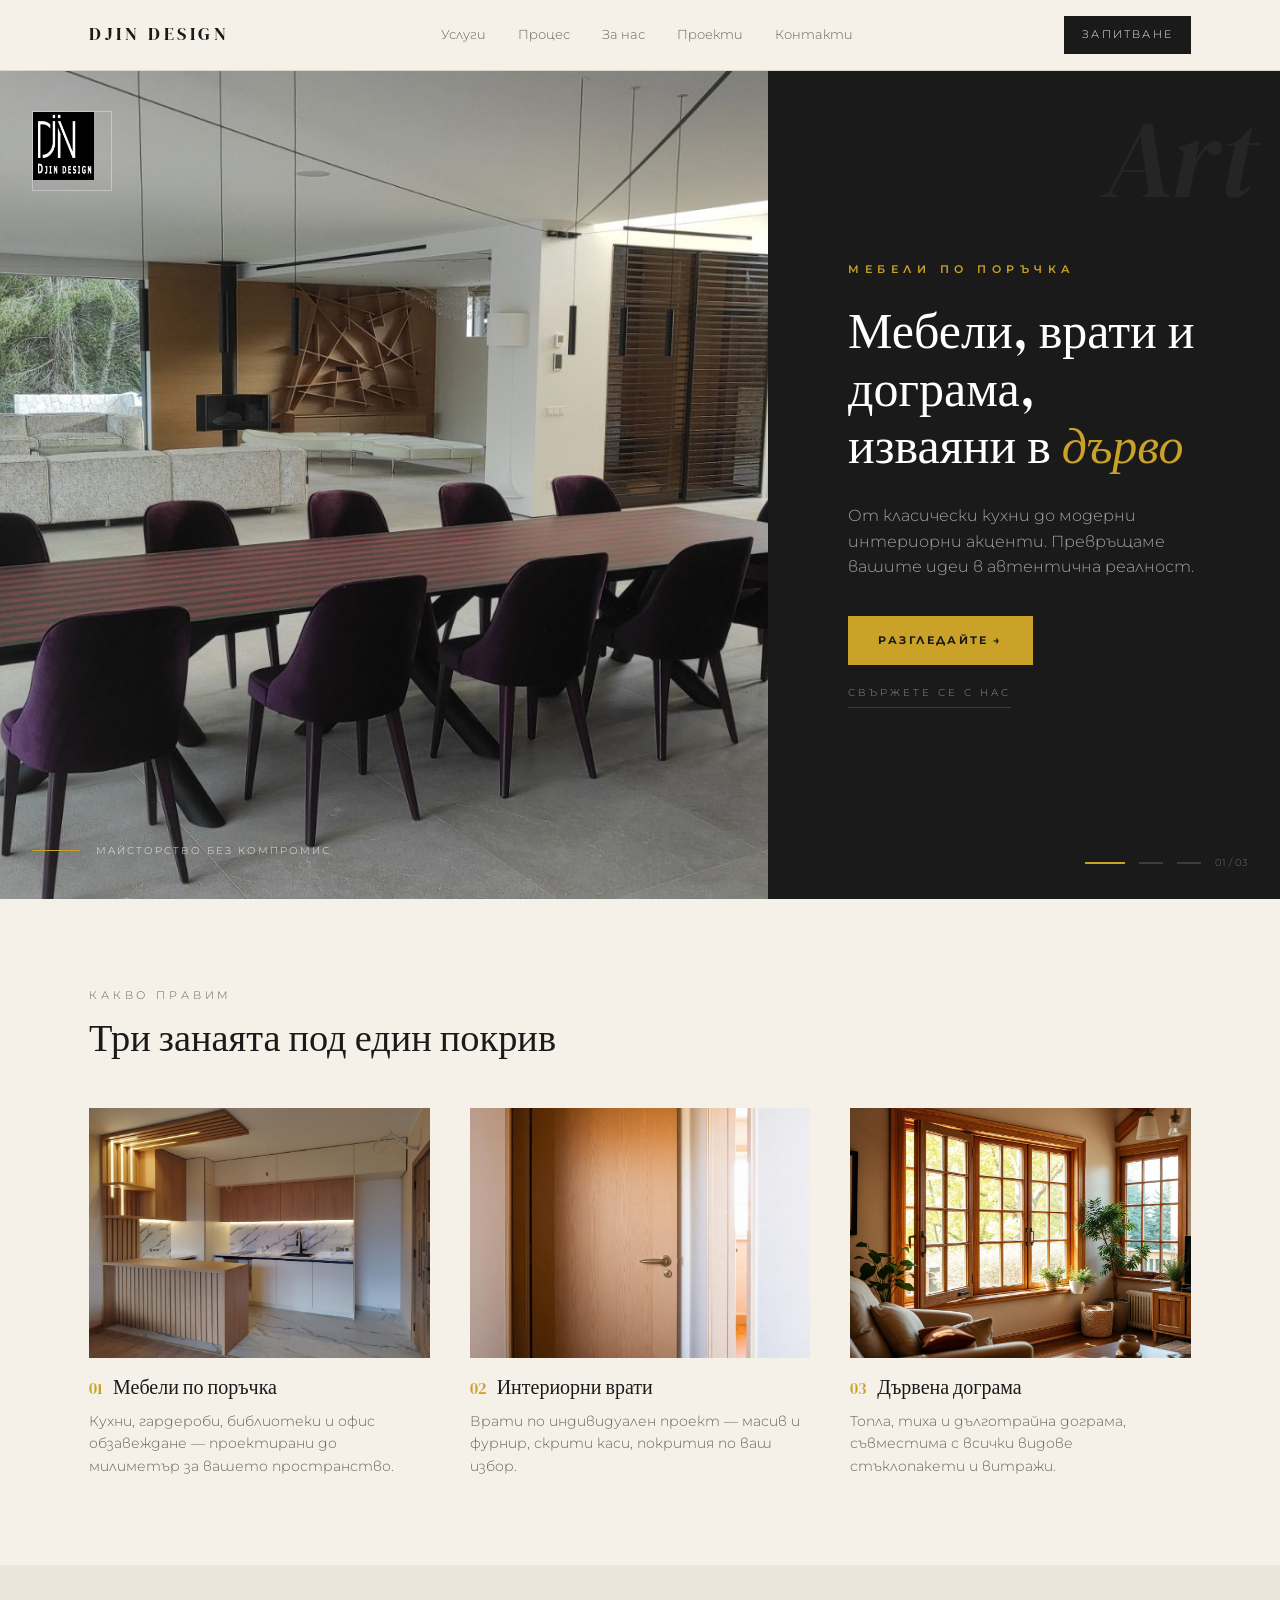
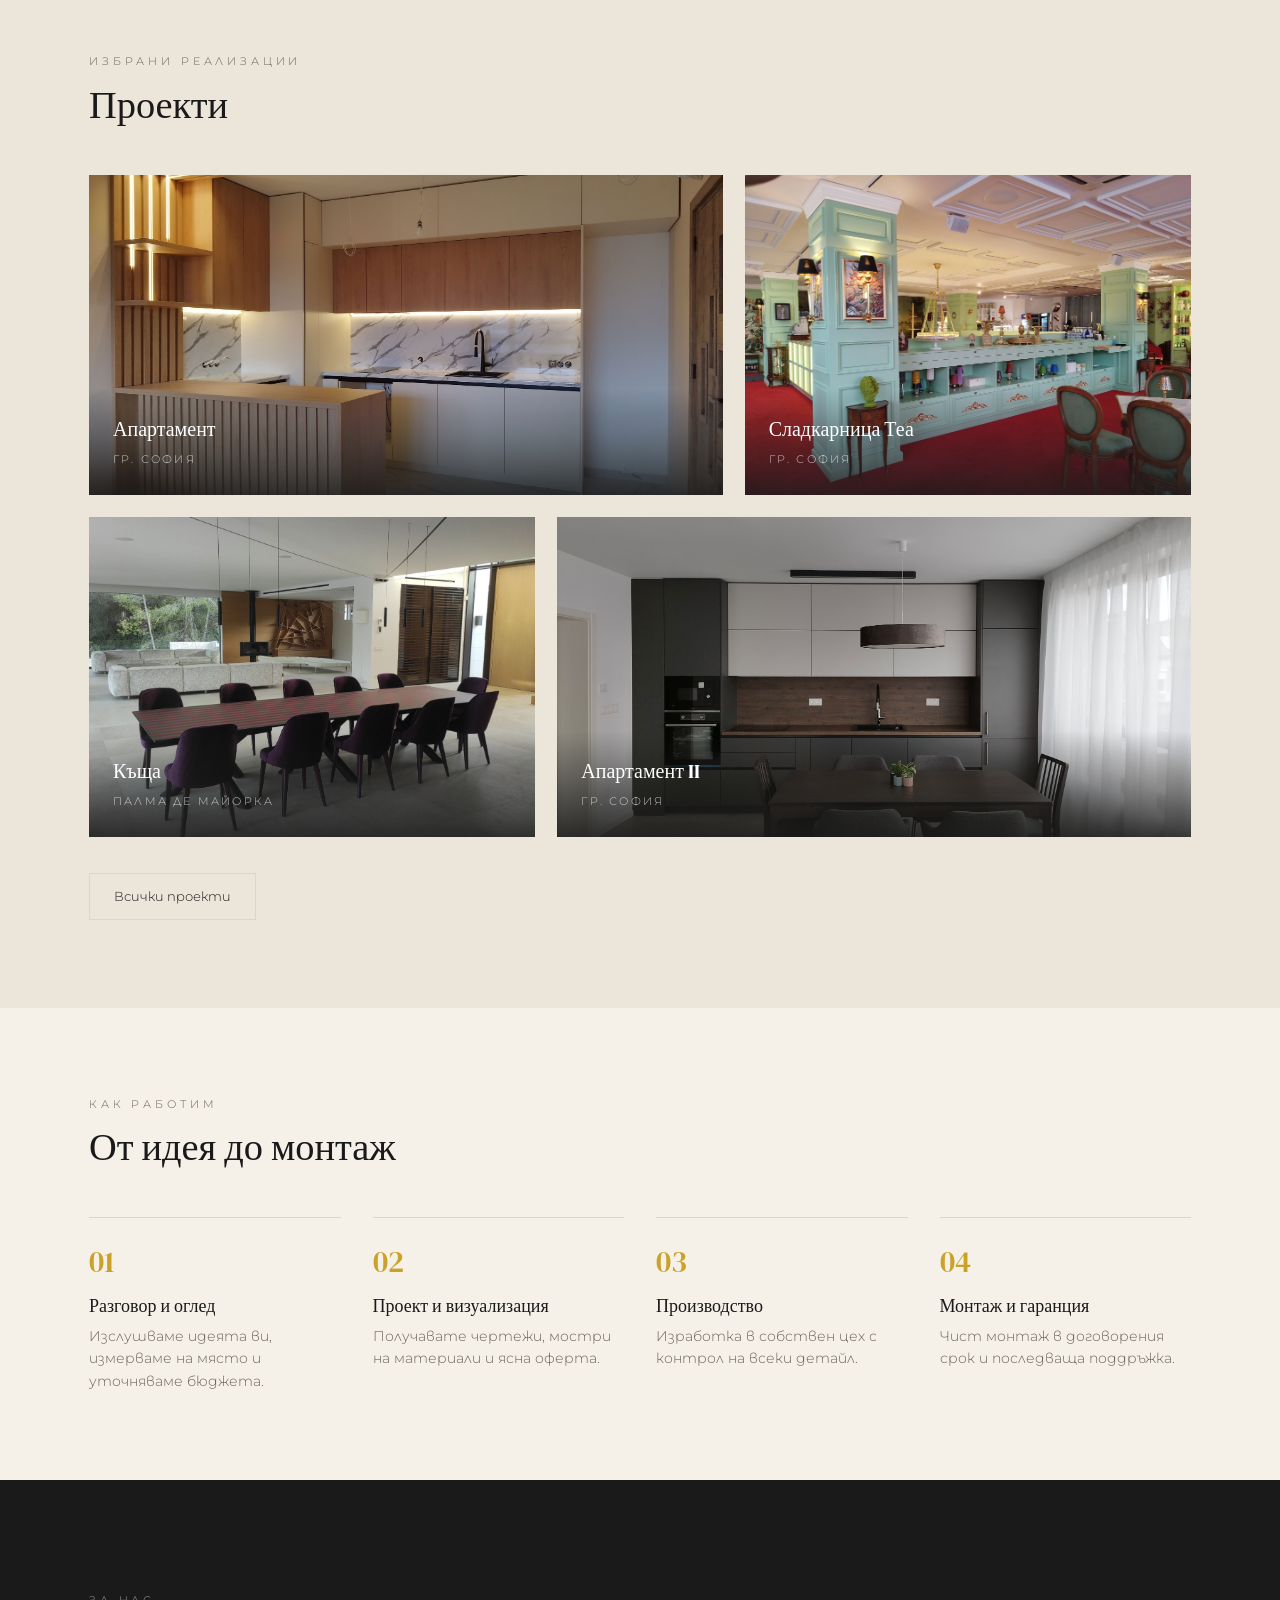
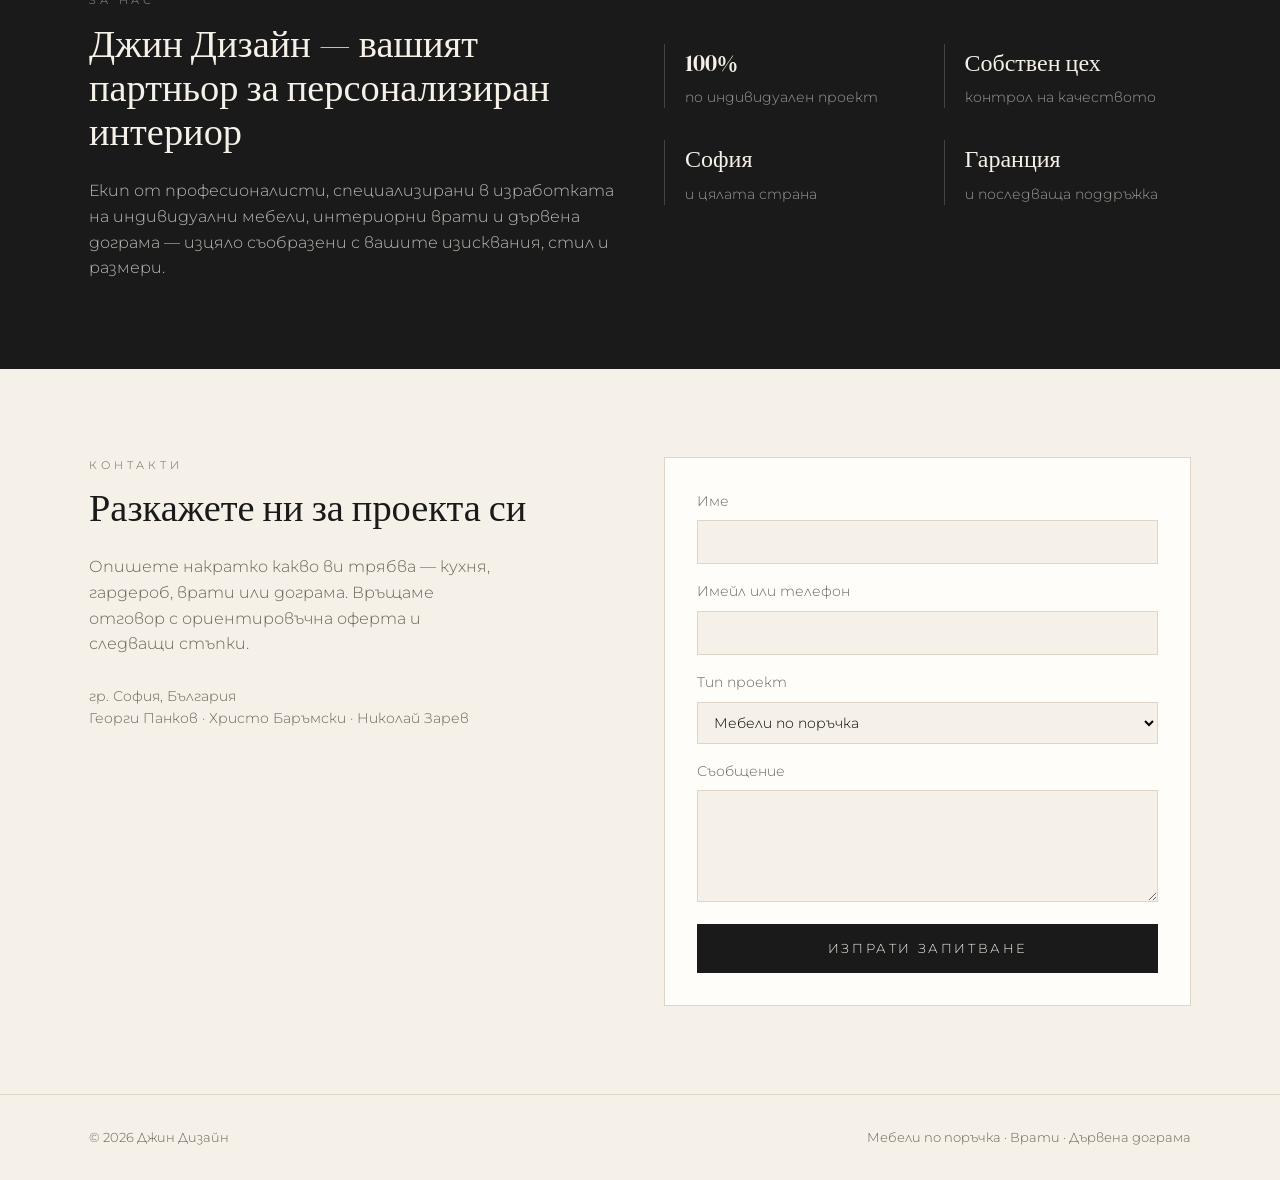
<file: static-html/index.html>
<!DOCTYPE html>
<html lang="bg">
<head>
<meta charset="utf-8" />
<meta name="viewport" content="width=device-width, initial-scale=1" />
<title>Джин Дизайн — мебели по поръчка, врати и дървена дограма</title>
<meta name="description" content="Джин Дизайн изработва индивидуални мебели, интериорни врати и дървена дограма за дома и офиса. Проектиране, производство и монтаж в София." />
<link rel="icon" type="image/png" href="favicon.png" />
<link rel="preconnect" href="https://fonts.googleapis.com" />
<link rel="preconnect" href="https://fonts.gstatic.com" crossorigin />
<link href="https://fonts.googleapis.com/css2?family=DM+Serif+Display:ital@0;1&family=Montserrat:wght@300;400;600;700&display=swap" rel="stylesheet" />
<link rel="stylesheet" href="style.css" />
</head>
<body>
<header class="site">
  <div class="wrap">
    <a href="index.html" class="logo">DJIN DESIGN</a>
    <nav class="main">
      <a href="#uslugi">Услуги</a>
      <a href="#proces">Процес</a>
      <a href="#za-nas">За нас</a>
      <a href="proekti.html">Проекти</a>
      <a href="#kontakti">Контакти</a>
    </nav>
    <a href="#kontakti" class="btn-ink">Запитване</a>
  </div>
</header>

<main>
  <section class="hero" style="padding:0">
    <div class="hero-img">
      <img src="images/maiorka/2.jpg" alt="Къща в Майорка — трапезария с масивна дървена маса и панорамна гледка" />
      <div class="hero-badge"><img src="images/logo-djin.jpg" alt="Джин Дизайн лого" /></div>
      <div class="hero-tag"><i></i>Майсторство без компромис</div>
    </div>
    <div class="hero-panel">
      <div class="hero-art display">Art</div>
      <span class="kicker">Мебели по поръчка</span>
      <h1>Мебели, врати и дограма,<br />изваяни в <i>дърво</i></h1>
      <p class="lead">От класически кухни до модерни интериорни акценти. Превръщаме вашите идеи в автентична реалност.</p>
      <div>
        <a href="proekti.html" class="btn-gold">Разгледайте →</a><br />
        <a href="#kontakti" class="link-quiet">Свържете се с нас</a>
      </div>
      <div class="hero-progress"><b></b><s></s><s></s><span>01 / 03</span></div>
    </div>
  </section>

  <section id="uslugi"><div class="wrap">
    <p class="eyebrow">Какво правим</p>
    <h2>Три занаята под един покрив</h2>
    <div class="grid3">
      <article class="card">
        <div class="imgbox"><img src="images/apartament/1.jpg" alt="Мебели по поръчка" loading="lazy" /></div>
        <div class="meta"><span class="num">01</span><h3>Мебели по поръчка</h3></div>
        <p>Кухни, гардероби, библиотеки и офис обзавеждане — проектирани до милиметър за вашето пространство.</p>
      </article>
      <article class="card">
        <div class="imgbox"><img src="images/doors.jpg" alt="Интериорни врати" loading="lazy" /></div>
        <div class="meta"><span class="num">02</span><h3>Интериорни врати</h3></div>
        <p>Врати по индивидуален проект — масив и фурнир, скрити каси, покрития по ваш избор.</p>
      </article>
      <article class="card">
        <div class="imgbox"><img src="images/windows.jpg" alt="Дървена дограма" loading="lazy" /></div>
        <div class="meta"><span class="num">03</span><h3>Дървена дограма</h3></div>
        <p>Топла, тиха и дълготрайна дограма, съвместима с всички видове стъклопакети и витражи.</p>
      </article>
    </div>
  </div></section>

  <section id="proekti" class="band"><div class="wrap">
    <p class="eyebrow">Избрани реализации</p>
    <h2>Проекти</h2>
    <div class="pgrid">
      <figure class="pcard span7"><img src="images/apartament/1.jpg" alt="Апартамент, гр. София" loading="lazy" /><figcaption><b>Апартамент</b><span>гр. София</span></figcaption></figure>
      <figure class="pcard span5"><img src="images/sladkarnica/1.jpg" alt="Сладкарница Теа, гр. София" loading="lazy" /><figcaption><b>Сладкарница Теа</b><span>гр. София</span></figcaption></figure>
      <figure class="pcard span5"><img src="images/maiorka/2.jpg" alt="Къща, Палма де Майорка" loading="lazy" /><figcaption><b>Къща</b><span>Палма де Майорка</span></figcaption></figure>
      <figure class="pcard span7"><img src="images/apartament2/1.jpg" alt="Апартамент II, гр. София" loading="lazy" /><figcaption><b>Апартамент II</b><span>гр. София</span></figcaption></figure>
    </div>
    <a href="proekti.html" class="btn-outline">Всички проекти</a>
  </div></section>

  <section id="proces"><div class="wrap">
    <p class="eyebrow">Как работим</p>
    <h2>От идея до монтаж</h2>
    <ol class="steps">
      <li><span class="n">01</span><h3>Разговор и оглед</h3><p>Изслушваме идеята ви, измерваме на място и уточняваме бюджета.</p></li>
      <li><span class="n">02</span><h3>Проект и визуализация</h3><p>Получавате чертежи, мостри на материали и ясна оферта.</p></li>
      <li><span class="n">03</span><h3>Производство</h3><p>Изработка в собствен цех с контрол на всеки детайл.</p></li>
      <li><span class="n">04</span><h3>Монтаж и гаранция</h3><p>Чист монтаж в договорения срок и последваща поддръжка.</p></li>
    </ol>
  </div></section>

  <section id="za-nas" class="about"><div class="wrap cols">
    <div>
      <p class="eyebrow">За нас</p>
      <h2>Джин Дизайн — вашият партньор за персонализиран интериор</h2>
      <p>Екип от професионалисти, специализирани в изработката на индивидуални мебели, интериорни врати и дървена дограма — изцяло съобразени с вашите изисквания, стил и размери.</p>
    </div>
    <dl class="stats">
      <div><dt>100%</dt><dd>по индивидуален проект</dd></div>
      <div><dt>Собствен цех</dt><dd>контрол на качеството</dd></div>
      <div><dt>София</dt><dd>и цялата страна</dd></div>
      <div><dt>Гаранция</dt><dd>и последваща поддръжка</dd></div>
    </dl>
  </div></section>

  <section id="kontakti" class="contact"><div class="wrap cols">
    <div>
      <p class="eyebrow">Контакти</p>
      <h2>Разкажете ни за проекта си</h2>
      <p style="margin-top:24px;color:var(--muted);max-width:420px">Опишете накратко какво ви трябва — кухня, гардероб, врати или дограма. Връщаме отговор с ориентировъчна оферта и следващи стъпки.</p>
      <div style="margin-top:28px;font-size:14px;color:var(--muted)">
        <p>гр. София, България</p>
        <p>Георги Панков · Христо Баръмски · Николай Зарев</p>
      </div>
    </div>
    <form id="inquiry">
      <label><span>Име</span><input name="Име" required /></label>
      <label><span>Имейл или телефон</span><input name="Имейл или телефон" required /></label>
      <label><span>Тип проект</span>
        <select name="Тип проект"><option>Мебели по поръчка</option><option>Кухня</option><option>Интериорни врати</option><option>Дървена дограма</option><option>Цялостен интериор</option></select>
      </label>
      <label><span>Съобщение</span><textarea name="Съобщение" rows="4"></textarea></label>
      <button type="submit">Изпрати запитване</button>
      <p class="ok" id="ok" hidden>Благодарим! Ще се свържем с вас възможно най-скоро.</p>
    </form>
  </div></section>
</main>

<footer class="site"><div class="wrap" style="display:flex;justify-content:space-between;flex-wrap:wrap;gap:12px;width:100%">
  <span>© <span id="y"></span> Джин Дизайн</span>
  <span>Мебели по поръчка · Врати · Дървена дограма</span>
</div></footer>
<script>
document.getElementById('inquiry').addEventListener('submit', async function(e){
  e.preventDefault();
  var form=e.target, btn=form.querySelector('button');
  var fd=new FormData(form);
  fd.append('_subject','Ново запитване от djindesign.com');
  fd.append('_captcha','false');
  btn.disabled=true; btn.textContent='Изпращане…';
  try{
    await fetch('https://formsubmit.co/ajax/blagovestakp04@abv.bg',{method:'POST',headers:{'Accept':'application/json'},body:fd});
    document.getElementById('ok').hidden=false; form.reset();
  }finally{ btn.disabled=false; btn.textContent='Изпрати запитване'; }
});
document.getElementById('y').textContent=new Date().getFullYear();</script>
</body>
</html>
</file>
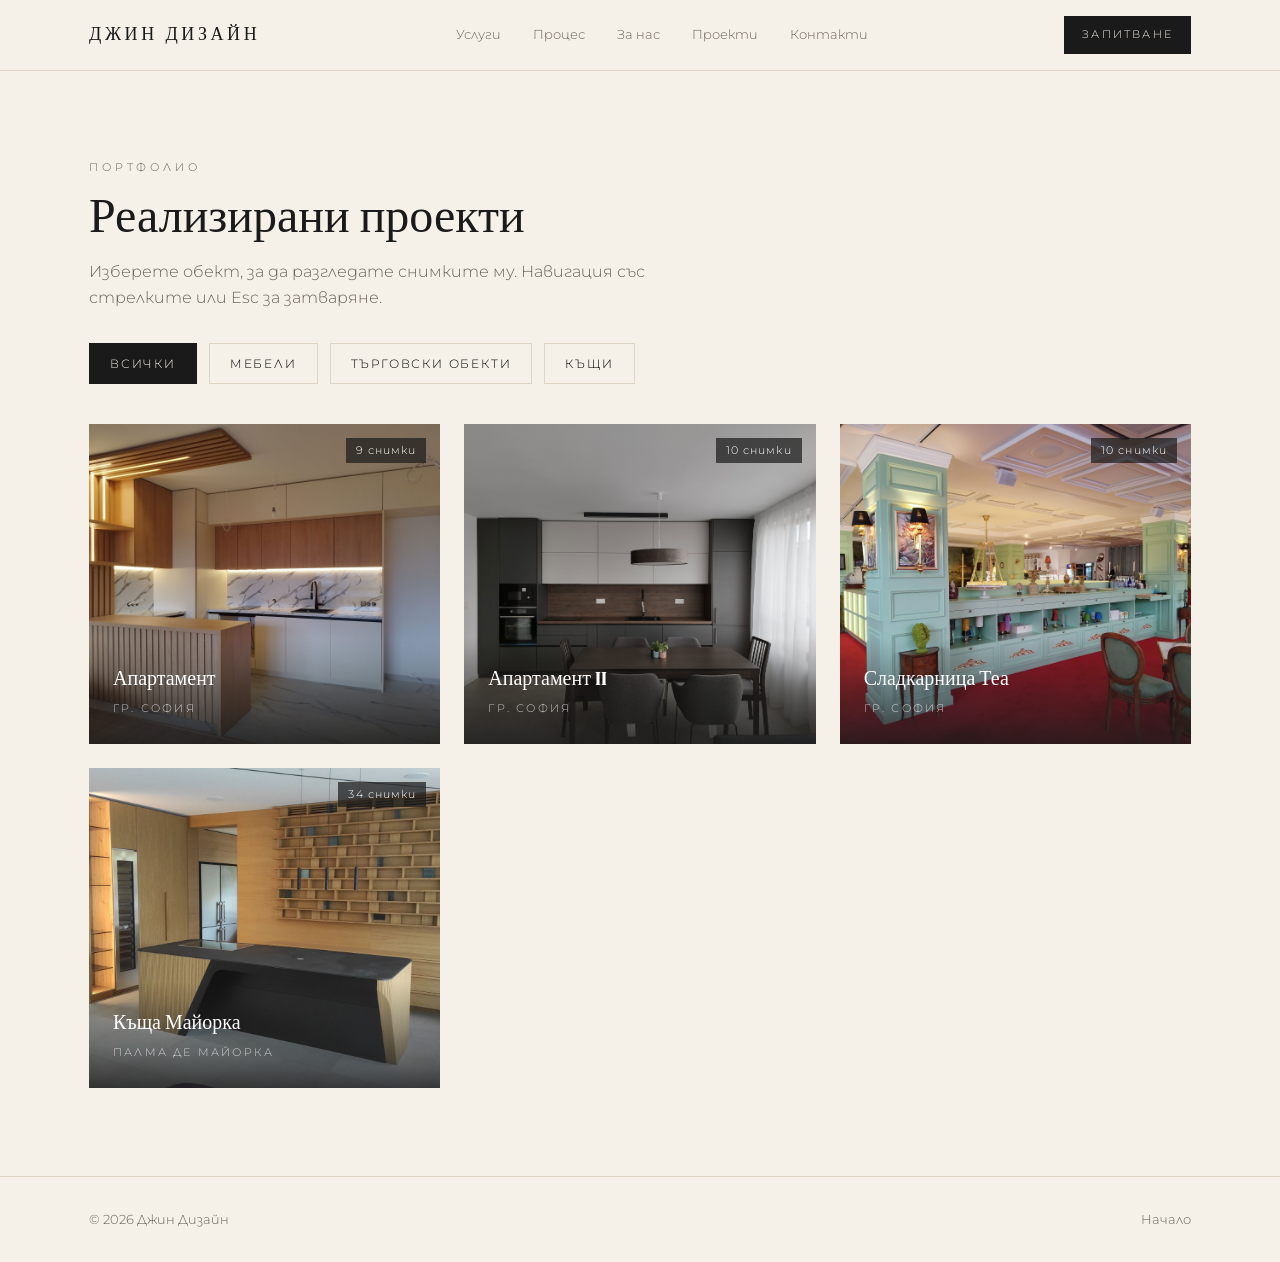
<file: static-html/proekti.html>
<!DOCTYPE html>
<html lang="bg">
<head>
<meta charset="utf-8" />
<meta name="viewport" content="width=device-width, initial-scale=1" />
<title>Проекти — Джин Дизайн</title>
<meta name="description" content="Реализирани проекти на Джин Дизайн: мебели по поръчка, интериорни врати и дървена дограма. Разгледайте галериите по обект." />
<link rel="icon" type="image/png" href="favicon.png" />
<link rel="preconnect" href="https://fonts.googleapis.com" />
<link rel="preconnect" href="https://fonts.gstatic.com" crossorigin />
<link href="https://fonts.googleapis.com/css2?family=DM+Serif+Display:ital@0;1&family=Montserrat:wght@300;400;600;700&display=swap" rel="stylesheet" />
<link rel="stylesheet" href="style.css" />
</head>
<body>
<header class="site">
  <div class="wrap">
    <a href="index.html" class="logo">Джин&nbsp;Дизайн</a>
    <nav class="main">
      <a href="index.html#uslugi">Услуги</a>
      <a href="index.html#proces">Процес</a>
      <a href="index.html#za-nas">За нас</a>
      <a href="proekti.html">Проекти</a>
      <a href="index.html#kontakti">Контакти</a>
    </nav>
    <a href="index.html#kontakti" class="btn-ink">Запитване</a>
  </div>
</header>

<main>
  <section><div class="wrap">
    <p class="eyebrow">Портфолио</p>
    <h1 style="font-size:clamp(30px,4vw,48px);margin-top:12px">Реализирани проекти</h1>
    <p style="margin-top:16px;max-width:560px;color:var(--muted)">Изберете обект, за да разгледате снимките му. Навигация със стрелките или Esc за затваряне.</p>

    <div class="filters" id="filters">
      <button class="active" data-cat="all">Всички</button>
      <button data-cat="mebeli">Мебели</button>
      <button data-cat="turgovski">Търговски обекти</button>
      <button data-cat="kashta">Къщи</button>
    </div>

    <div class="plist" id="plist"></div>
  </div></section>
</main>

<div class="lb" id="lb">
  <button class="x" id="lbClose" aria-label="Затвори">×</button>
  <button class="prev" id="lbPrev" aria-label="Назад">‹</button>
  <img id="lbImg" alt="" />
  <button class="next" id="lbNext" aria-label="Напред">›</button>
  <div class="cap" id="lbCap"></div>
</div>

<footer class="site"><div class="wrap" style="display:flex;justify-content:space-between;flex-wrap:wrap;gap:12px;width:100%">
  <span>© <span id="y"></span> Джин Дизайн</span>
  <a href="index.html">Начало</a>
</div></footer>

<script>
document.getElementById('y').textContent = new Date().getFullYear();

const projects = [
  {
    t: "Апартамент",
    p: "гр. София",
    c: "mebeli",
    desc: "Цялостно обзавеждане на тристаен апартамент — кухня, дневна, гардероби и детайлни решения.",
    imgs: [
      "images/apartament/1.jpg","images/apartament/2.jpg","images/apartament/3.jpg",
      "images/apartament/4.jpg","images/apartament/5.jpg","images/apartament/6.jpg",
      "images/apartament/7.jpg","images/apartament/8.jpg","images/apartament/9.jpg"
    ]
  },
  {
    t: "Апартамент II",
    p: "гр. София",
    c: "mebeli",
    desc: "Съвременна кухня и дневна зона в жилищен интериор със студени и топли дървесни акценти.",
    imgs: [
      "images/apartament2/1.jpg","images/apartament2/2.jpg","images/apartament2/3.jpg",
      "images/apartament2/4.jpg","images/apartament2/5.jpg","images/apartament2/7.jpg",
      "images/apartament2/8.jpg","images/apartament2/9.jpg","images/apartament2/10.jpg",
      "images/apartament2/11.jpg"
    ]
  },
  {
    t: "Сладкарница Теа",
    p: "гр. София",
    c: "turgovski",
    desc: "Търговски интериор с цветни мебели, витрини и бар зона за сладкарница.",
    imgs: [
      "images/sladkarnica/1.jpg","images/sladkarnica/2.jpg","images/sladkarnica/3.jpg",
      "images/sladkarnica/4.jpg","images/sladkarnica/5.jpg","images/sladkarnica/6.jpg",
      "images/sladkarnica/7.jpg","images/sladkarnica/8.jpg","images/sladkarnica/9.jpg",
      "images/sladkarnica/10.jpg"
    ]
  },
  {
    t: "Къща Майорка",
    p: "Палма де Майорка",
    c: "kashta",
    desc: "Пълно обзавеждане на къща на брега — кухня, трапезария, дневна и спални зони.",
    imgs: [
      "images/maiorka/1.jpg","images/maiorka/2.jpg","images/maiorka/3.jpg","images/maiorka/4.jpg",
      "images/maiorka/5.jpg","images/maiorka/6.jpg","images/maiorka/7.jpg","images/maiorka/8.jpg",
      "images/maiorka/9.jpg","images/maiorka/10.jpg","images/maiorka/11.jpg","images/maiorka/12.jpg",
      "images/maiorka/13.jpg","images/maiorka/14.jpg","images/maiorka/15.jpg","images/maiorka/16.jpg",
      "images/maiorka/17.jpg","images/maiorka/18.jpg","images/maiorka/19.jpg","images/maiorka/20.jpg",
      "images/maiorka/21.jpg","images/maiorka/22.jpg","images/maiorka/23.jpg","images/maiorka/24.jpg",
      "images/maiorka/25.jpg","images/maiorka/26.jpg","images/maiorka/27.jpg","images/maiorka/28.jpg",
      "images/maiorka/29.jpg","images/maiorka/30.jpg","images/maiorka/31.jpg","images/maiorka/32.jpg",
      "images/maiorka/33.jpg","images/maiorka/34.jpg"
    ]
  }
];

const list = document.getElementById('plist');
let cat = 'all';

function render(){
  list.innerHTML = '';
  projects.filter(p => cat === 'all' || p.c === cat).forEach((p) => {
    const i = projects.indexOf(p);
    const fig = document.createElement('figure');
    fig.className = 'pcard item';
    fig.innerHTML = '<img src="'+p.imgs[0]+'" alt="'+p.t+', '+p.p+'" loading="lazy" />' +
      '<span class="count">'+p.imgs.length+' снимки</span>' +
      '<figcaption><b>'+p.t+'</b><span>'+p.p+'</span></figcaption>';
    fig.addEventListener('click', () => open(i, 0));
    list.appendChild(fig);
  });
}

document.getElementById('filters').addEventListener('click', (e) => {
  const b = e.target.closest('button'); if(!b) return;
  cat = b.dataset.cat;
  [...e.currentTarget.children].forEach(x => x.classList.toggle('active', x === b));
  render();
});

const lb = document.getElementById('lb'), lbImg = document.getElementById('lbImg'), lbCap = document.getElementById('lbCap');
let cur = 0, idx = 0;
function open(p, i){ cur = p; idx = i; lb.classList.add('open'); show(); }
function show(){
  const p = projects[cur];
  lbImg.src = p.imgs[idx];
  lbImg.alt = p.t;
  lbCap.textContent = p.t + ' · ' + p.p + '  —  ' + (idx+1) + ' / ' + p.imgs.length;
}
function step(d){ const n = projects[cur].imgs.length; idx = (idx + d + n) % n; show(); }
function close(){ lb.classList.remove('open'); }
document.getElementById('lbClose').onclick = close;
document.getElementById('lbPrev').onclick = () => step(-1);
document.getElementById('lbNext').onclick = () => step(1);
lb.addEventListener('click', (e) => { if(e.target === lb) close(); });
document.addEventListener('keydown', (e) => {
  if(!lb.classList.contains('open')) return;
  if(e.key === 'Escape') close();
  if(e.key === 'ArrowRight') step(1);
  if(e.key === 'ArrowLeft') step(-1);
});

render();
</script>
</body>
</html>
</file>
<file: static-html/style.css>
:root{
  --bg:#f5f0e8; --fg:#1a1a1a; --muted:#6b6459; --line:#ded5c7;
  --ink:#1a1a1a; --ink-fg:#f5f0e8; --gold:#c9a227; --card:#fffdf9;
}
*{box-sizing:border-box;margin:0;padding:0}
html{scroll-behavior:smooth}
body{background:var(--bg);color:var(--fg);font-family:'Montserrat',system-ui,sans-serif;font-weight:300;line-height:1.6}
img{display:block;max-width:100%}
a{color:inherit;text-decoration:none}
h1,h2,h3,.display{font-family:'DM Serif Display',Georgia,serif;font-weight:400;line-height:1.15}
.wrap{max-width:1150px;margin:0 auto;padding:0 24px}
.eyebrow{font-size:11px;letter-spacing:.35em;text-transform:uppercase;color:var(--muted)}

header.site{position:sticky;top:0;z-index:50;background:rgba(245,240,232,.9);backdrop-filter:blur(8px);border-bottom:1px solid var(--line)}
header.site .wrap{display:flex;align-items:center;justify-content:space-between;padding-top:16px;padding-bottom:16px}
.logo{font-family:'DM Serif Display',serif;font-size:18px;letter-spacing:.2em;text-transform:uppercase}
nav.main{display:none;gap:32px;font-size:13px;color:var(--muted)}
nav.main a:hover{color:var(--fg)}
.btn-ink{background:var(--ink);color:var(--ink-fg);padding:10px 18px;font-size:11px;letter-spacing:.2em;text-transform:uppercase}
.btn-ink:hover{opacity:.85}
@media(min-width:900px){nav.main{display:flex}}

/* HERO */
.hero{display:flex;flex-direction:column;min-height:calc(100vh - 72px)}
.hero-img{position:relative;min-height:420px}
.hero-img img{position:absolute;inset:0;width:100%;height:100%;object-fit:cover}
.hero-badge img{width:78%;height:auto;display:block}
.hero-badge{position:absolute;top:40px;left:32px;width:80px;height:80px;padding:10px;display:flex;align-items:center;justify-content:center;border:1px solid rgba(255,255,255,.35);backdrop-filter:blur(6px);color:#fff;font-size:9px;letter-spacing:.35em;text-align:center;line-height:1.8}
.hero-tag{position:absolute;bottom:40px;left:32px;display:flex;align-items:center;gap:16px;color:rgba(255,255,255,.85);font-size:10px;letter-spacing:.2em;text-transform:uppercase}
.hero-tag i{display:block;width:48px;height:1px;background:var(--gold)}
.hero-panel{position:relative;background:var(--ink);color:#fff;padding:56px 32px 80px;display:flex;flex-direction:column;justify-content:center}
.hero-art{position:absolute;top:24px;right:24px;font-family:'DM Serif Display',serif;font-style:italic;font-size:110px;color:rgba(255,255,255,.05);pointer-events:none}
.hero-panel .kicker{display:block;margin-bottom:24px;font-size:11px;font-weight:600;letter-spacing:.5em;text-transform:uppercase;color:var(--gold)}
.hero-panel h1{font-size:clamp(30px,4vw,50px);margin-bottom:28px}
.hero-panel h1 i{color:var(--gold)}
.hero-panel p.lead{max-width:380px;color:rgba(255,255,255,.6);margin-bottom:36px}
.btn-gold{display:inline-flex;align-items:center;gap:18px;background:var(--gold);color:var(--ink);padding:16px 30px;font-size:11px;font-weight:700;letter-spacing:.2em;text-transform:uppercase;transition:.25s}
.btn-gold:hover{background:#fff;padding-left:38px}
.link-quiet{display:inline-block;margin-top:20px;border-bottom:1px solid rgba(255,255,255,.15);padding-bottom:6px;font-size:10px;letter-spacing:.3em;text-transform:uppercase;color:rgba(255,255,255,.5)}
.link-quiet:hover{color:var(--gold);border-color:var(--gold)}
.hero-progress{position:absolute;bottom:28px;right:32px;display:flex;align-items:center;gap:14px}
.hero-progress b{display:block;height:2px;width:40px;background:var(--gold)}
.hero-progress s{display:block;height:2px;width:24px;background:rgba(255,255,255,.15)}
.hero-progress span{font-size:10px;color:rgba(255,255,255,.35)}
@media(min-width:900px){.hero{flex-direction:row}.hero-img{width:60%}.hero-panel{width:40%;padding:80px}}

section{padding:88px 0}
h2{font-size:clamp(26px,3vw,40px);margin-top:12px}
.grid3{display:grid;gap:40px;margin-top:48px}
@media(min-width:800px){.grid3{grid-template-columns:repeat(3,1fr)}}
.card img{height:250px;width:100%;object-fit:cover;transition:transform .7s}
.card .imgbox{overflow:hidden;background:#e8e1d5}
.card:hover img{transform:scale(1.05)}
.card .num{font-family:'DM Serif Display',serif;color:var(--gold);margin-right:10px}
.card h3{display:inline;font-size:20px}
.card p{margin-top:8px;font-size:14px;color:var(--muted)}
.card .meta{margin-top:18px}

.band{background:#ece5d9}
.pgrid{display:grid;gap:22px;margin-top:48px}
@media(min-width:800px){.pgrid{grid-template-columns:repeat(12,1fr)}.span7{grid-column:span 7}.span5{grid-column:span 5}}
.pcard{position:relative;overflow:hidden;display:block}
.pcard img{height:320px;width:100%;object-fit:cover;transition:transform .7s}
.pcard:hover img{transform:scale(1.05)}
.pcard figcaption{position:absolute;left:0;right:0;bottom:0;padding:24px;background:linear-gradient(to top,rgba(26,26,26,.85),transparent);color:#fff}
.pcard figcaption b{font-family:'DM Serif Display',serif;font-weight:400;font-size:20px;display:block}
.pcard figcaption span{font-size:11px;letter-spacing:.2em;text-transform:uppercase;opacity:.7}
.btn-outline{display:inline-block;margin-top:36px;border:1px solid var(--line);padding:12px 24px;font-size:13px}
.btn-outline:hover{border-color:var(--gold)}

ol.steps{list-style:none;display:grid;gap:32px;margin-top:48px}
@media(min-width:640px){ol.steps{grid-template-columns:repeat(2,1fr)}}
@media(min-width:1000px){ol.steps{grid-template-columns:repeat(4,1fr)}}
ol.steps li{border-top:1px solid var(--line);padding-top:20px}
ol.steps .n{font-family:'DM Serif Display',serif;font-size:30px;color:var(--gold)}
ol.steps h3{margin-top:10px;font-size:18px}
ol.steps p{margin-top:8px;font-size:14px;color:var(--muted)}

.about{background:var(--ink);color:var(--ink-fg)}
.about .cols{display:grid;gap:48px}
@media(min-width:900px){.about .cols{grid-template-columns:1fr 1fr}}
.about .eyebrow{color:rgba(245,240,232,.6)}
.about p{margin-top:24px;color:rgba(245,240,232,.75)}
.stats{display:grid;grid-template-columns:1fr 1fr;gap:32px;align-self:center}
.stats div{border-left:1px solid rgba(245,240,232,.2);padding-left:20px}
.stats dt{font-family:'DM Serif Display',serif;font-size:24px}
.stats dd{margin-top:4px;font-size:14px;color:rgba(245,240,232,.6)}

.contact .cols{display:grid;gap:48px}
@media(min-width:900px){.contact .cols{grid-template-columns:1fr 1fr}}
form{background:var(--card);border:1px solid var(--line);padding:32px}
form label{display:block;font-size:14px;margin-bottom:16px}
form span{color:var(--muted)}
input,select,textarea{width:100%;margin-top:8px;border:1px solid var(--line);background:var(--bg);padding:10px 12px;font:inherit;outline:none}
input:focus,select:focus,textarea:focus{border-color:var(--gold)}
button[type=submit]{width:100%;background:var(--ink);color:var(--ink-fg);border:0;padding:14px;font:inherit;font-size:13px;letter-spacing:.2em;text-transform:uppercase;cursor:pointer}
button[type=submit]:hover{opacity:.85}
.ok{margin-top:12px;font-size:14px;color:var(--gold)}
footer.site{border-top:1px solid var(--line);padding:32px 0;font-size:13px;color:var(--muted);display:flex;justify-content:space-between;flex-wrap:wrap;gap:12px}

/* Проекти страница */
.filters{display:flex;flex-wrap:wrap;gap:12px;margin-top:32px}
.filters button{background:none;border:1px solid var(--line);padding:10px 20px;font:inherit;font-size:12px;letter-spacing:.15em;text-transform:uppercase;cursor:pointer}
.filters button.active{background:var(--ink);color:var(--ink-fg);border-color:var(--ink)}
.plist{display:grid;gap:24px;margin-top:40px}
@media(min-width:700px){.plist{grid-template-columns:repeat(2,1fr)}}
@media(min-width:1000px){.plist{grid-template-columns:repeat(3,1fr)}}
.plist .item{cursor:pointer}
.plist .item .count{position:absolute;top:14px;right:14px;background:rgba(26,26,26,.7);color:#fff;font-size:11px;padding:4px 10px;letter-spacing:.1em}

.lb{position:fixed;inset:0;background:rgba(15,15,15,.96);display:none;z-index:100;align-items:center;justify-content:center;padding:24px}
.lb.open{display:flex}
.lb img{max-width:92vw;max-height:76vh;object-fit:contain}
.lb .cap{position:absolute;bottom:26px;left:0;right:0;text-align:center;color:rgba(255,255,255,.8);font-size:13px;letter-spacing:.1em}
.lb .x,.lb .prev,.lb .next{position:absolute;background:none;border:1px solid rgba(255,255,255,.25);color:#fff;width:46px;height:46px;font-size:20px;cursor:pointer}
.lb .x{top:20px;right:20px}
.lb .prev{left:20px;top:50%;transform:translateY(-50%)}
.lb .next{right:20px;top:50%;transform:translateY(-50%)}
.lb button:hover{border-color:var(--gold);color:var(--gold)}
</file>
